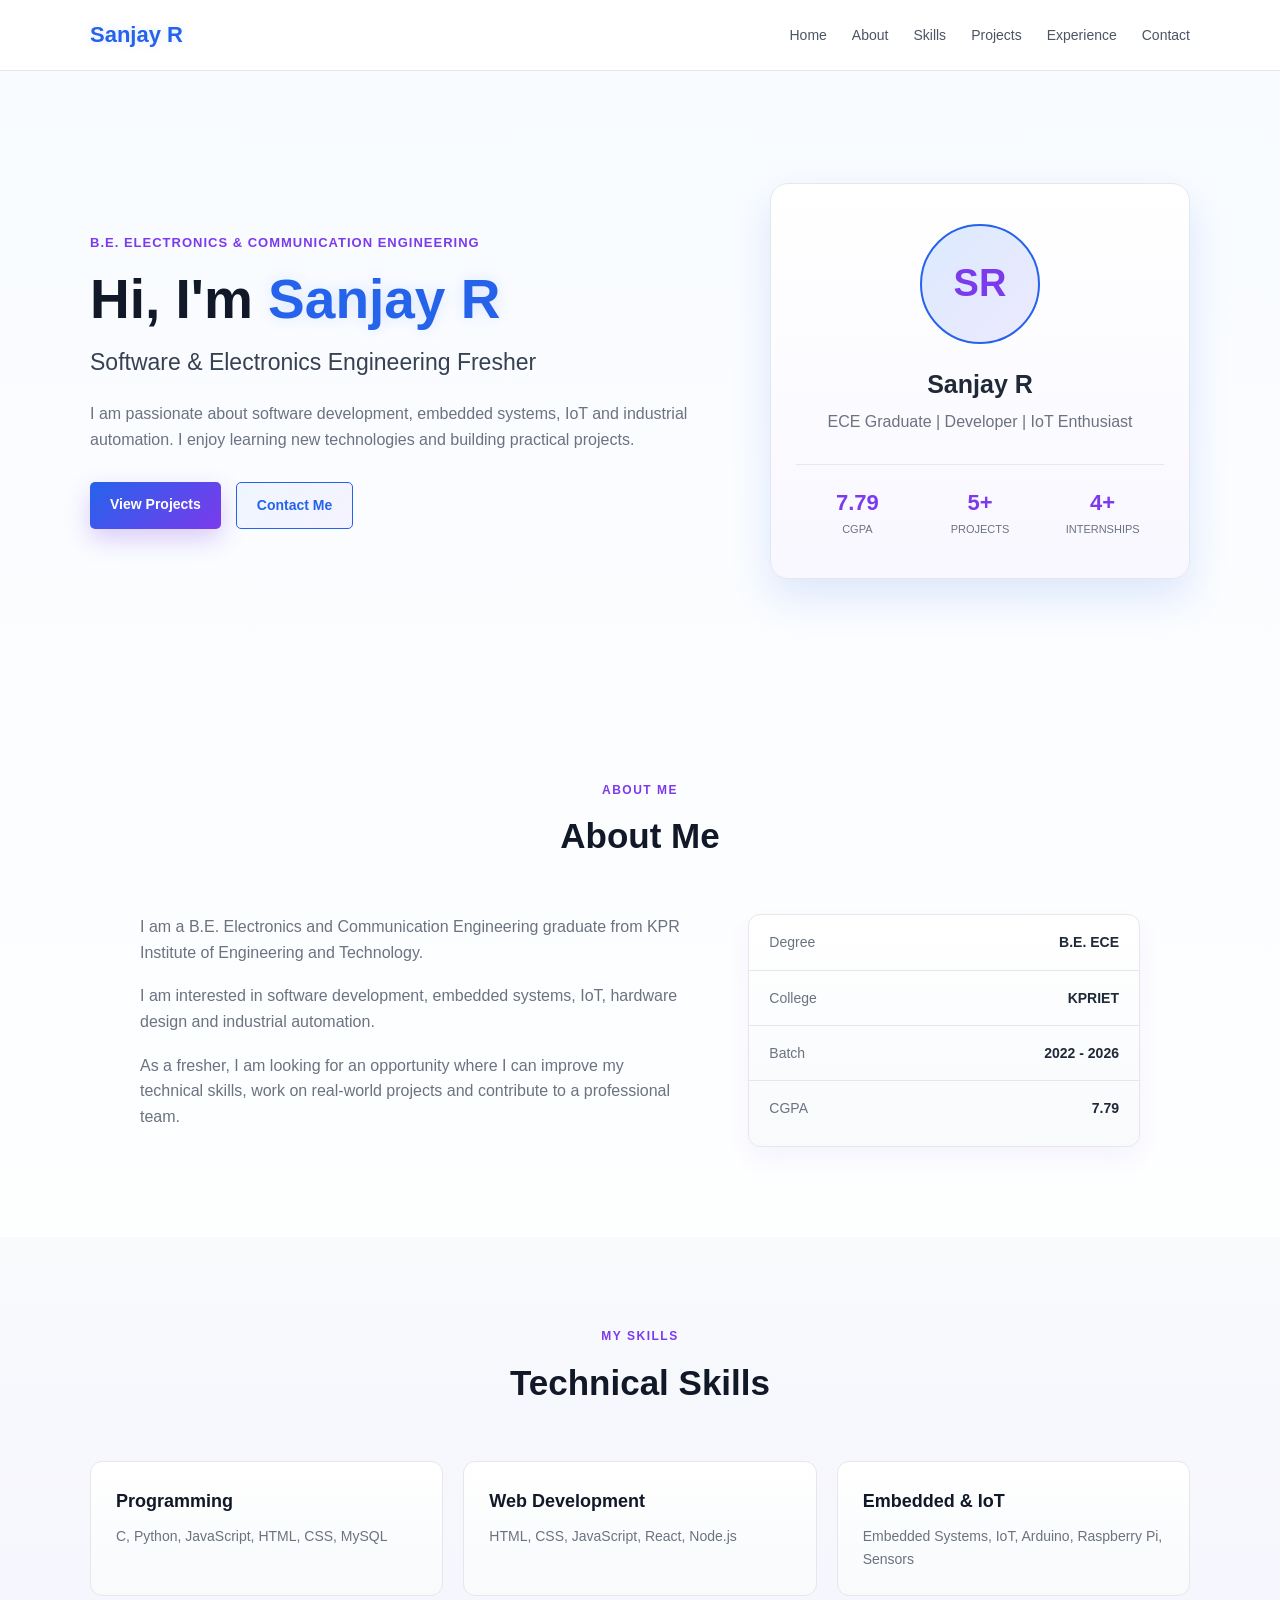
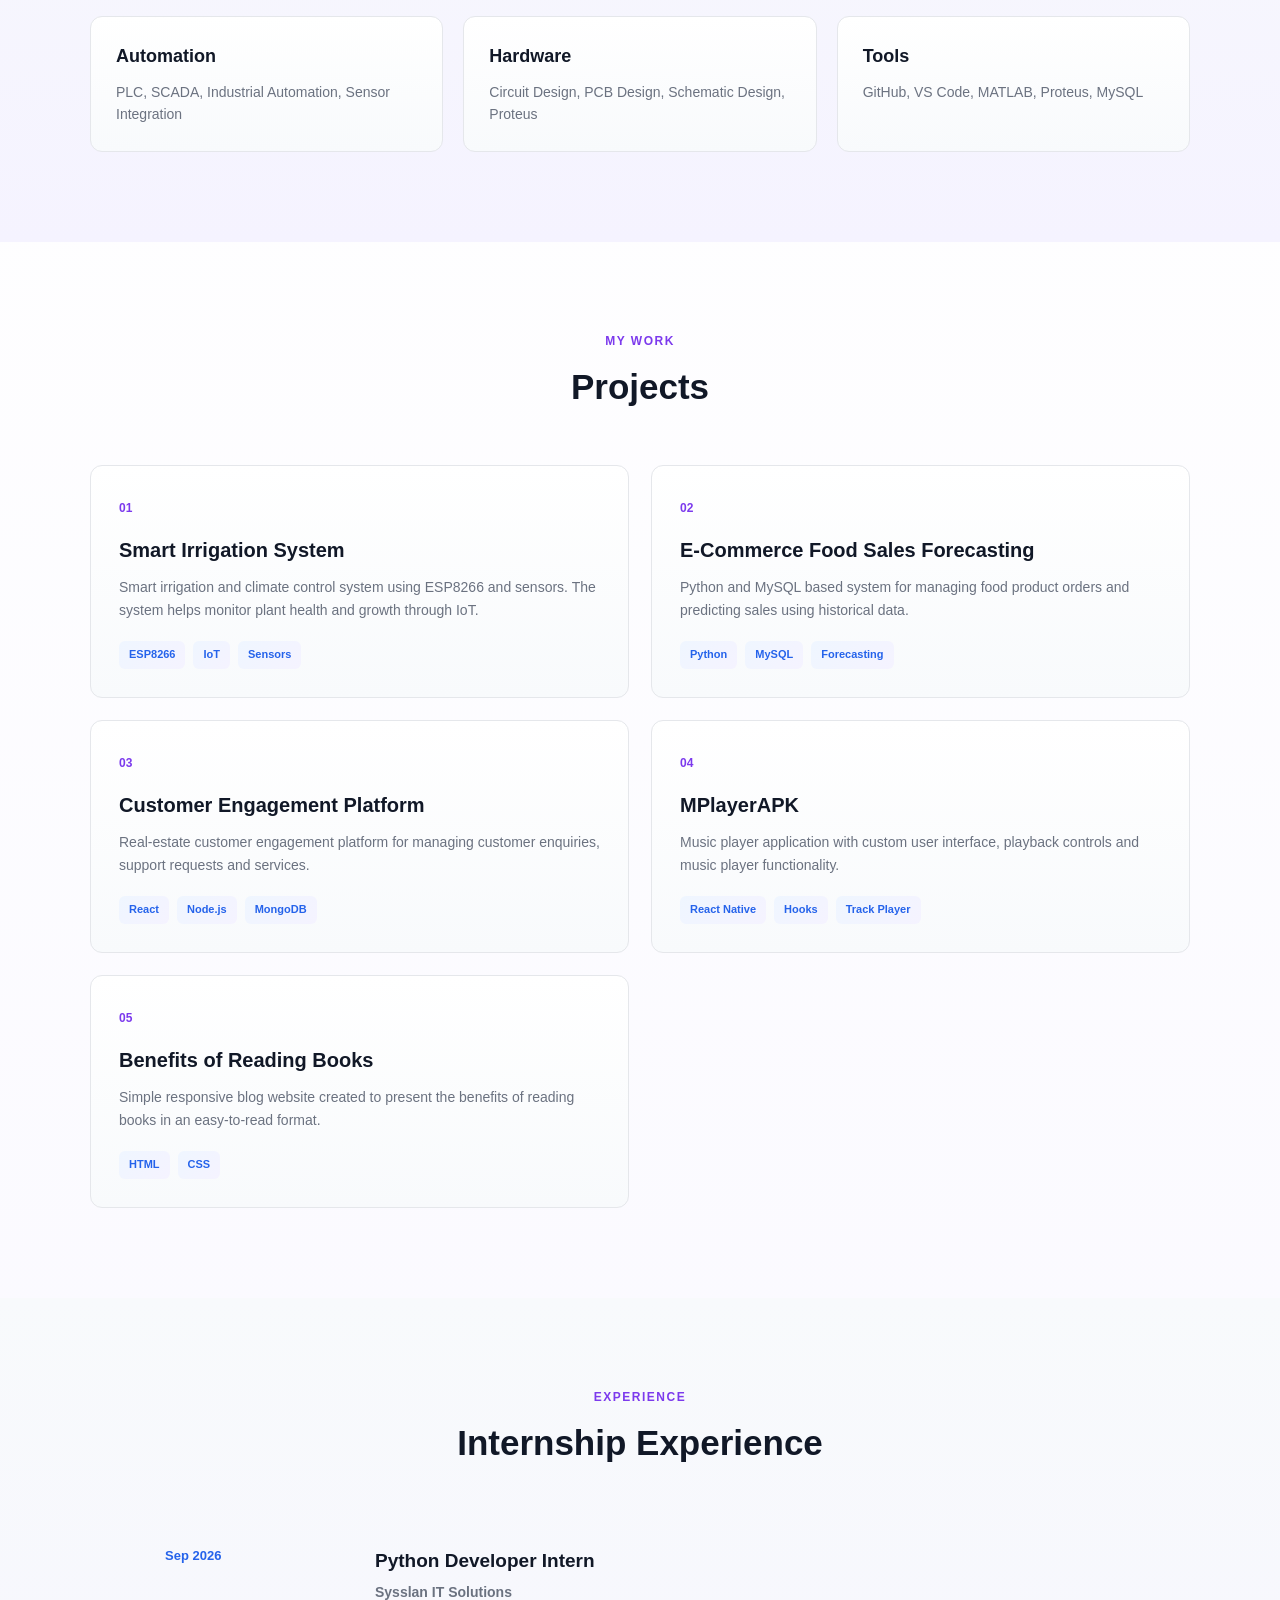
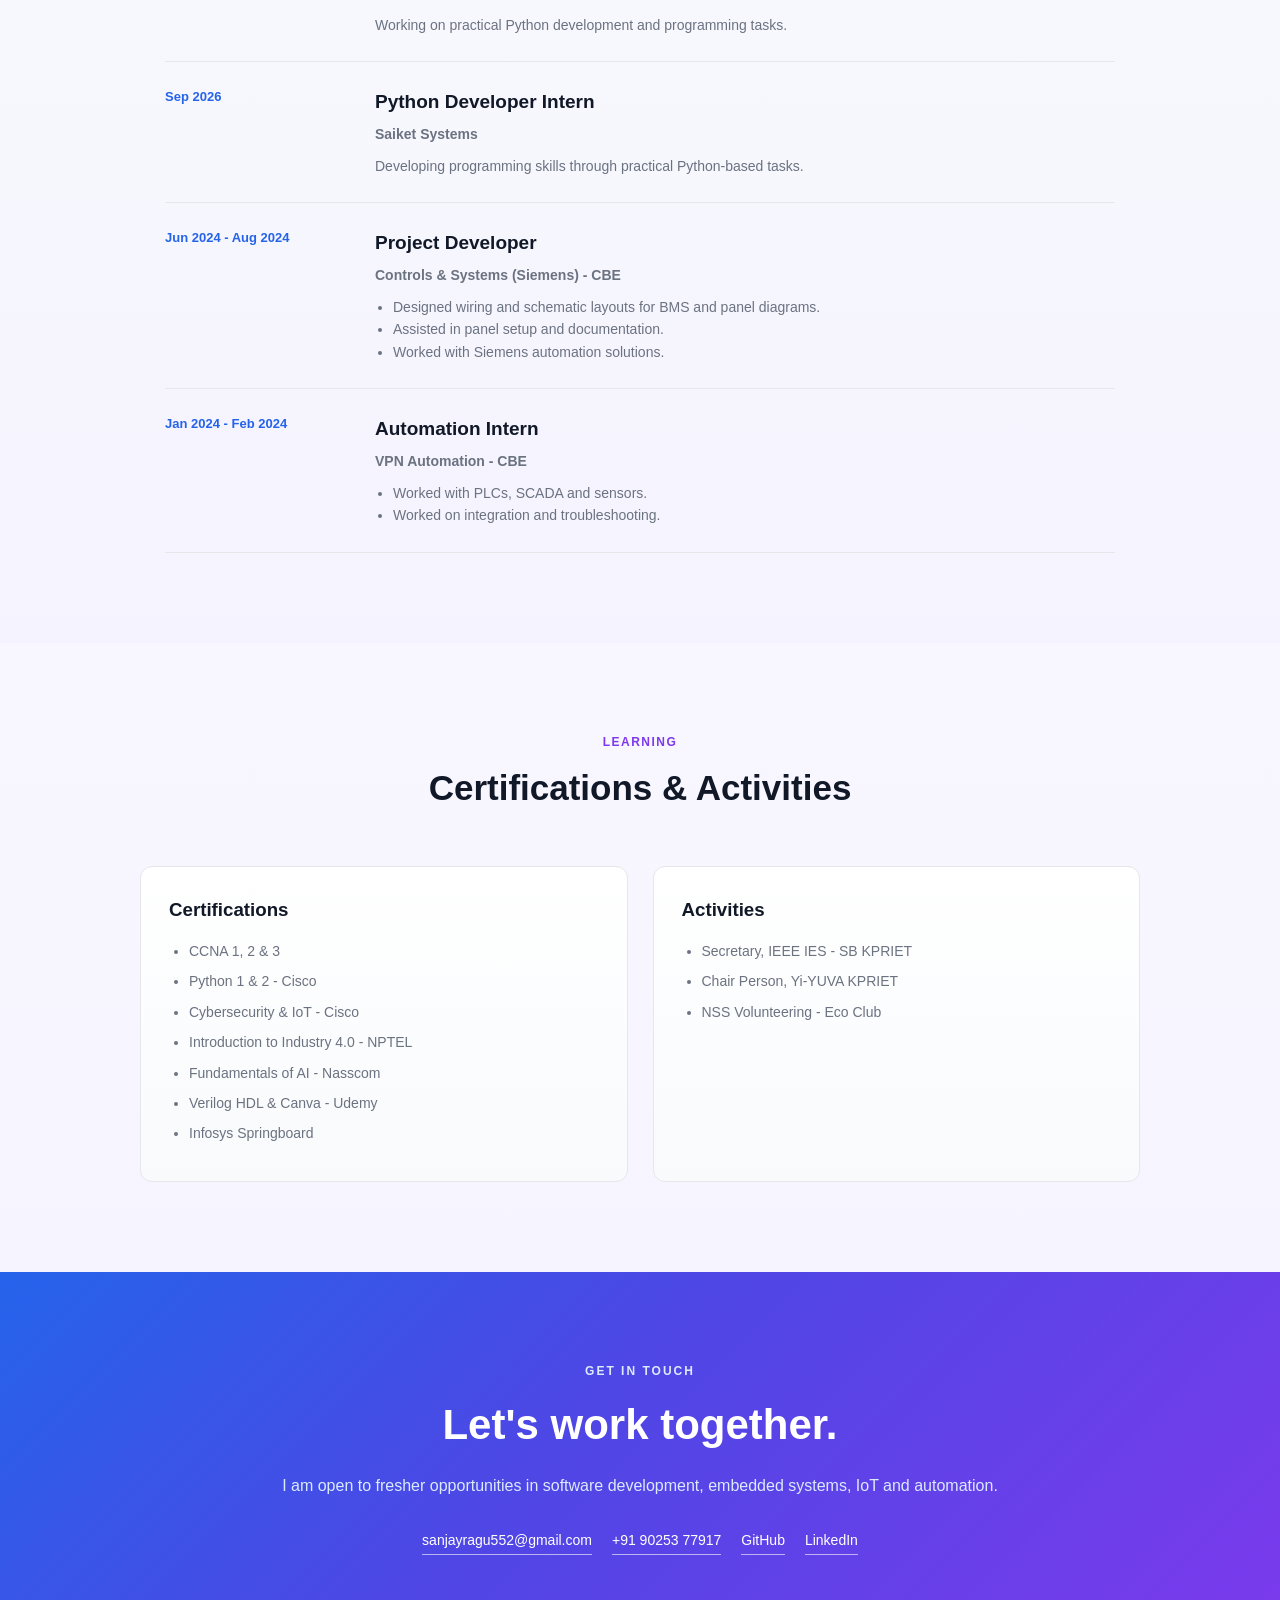
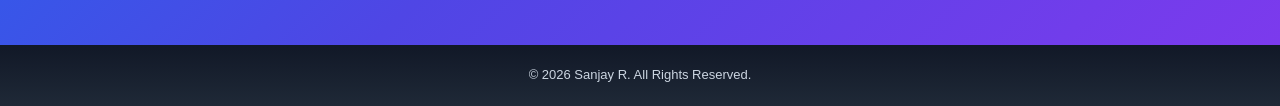
<file: index.html>
<!DOCTYPE html>
<html lang="en">

<head>
    <meta charset="UTF-8">
    <meta name="viewport" content="width=device-width, initial-scale=1.0">

    <title>Sanjay R | Portfolio</title>

    <link rel="stylesheet" href="style.css">
</head>

<body>

    <!-- Navigation -->

    <header>
        <nav class="navbar">

            <div class="logo">
                Sanjay R
            </div>

            <div class="nav-links">
                <a href="#home">Home</a>
                <a href="#about">About</a>
                <a href="#skills">Skills</a>
                <a href="#projects">Projects</a>
                <a href="#experience">Experience</a>
                <a href="#contact">Contact</a>
            </div>

        </nav>
    </header>


    <!-- Home -->

    <section id="home" class="hero">

        <div class="hero-content">

            <p class="small-title">
                B.E. ELECTRONICS & COMMUNICATION ENGINEERING
            </p>

            <h1>
                Hi, I'm <span>Sanjay R</span>
            </h1>

            <h2>
                Software & Electronics Engineering Fresher
            </h2>

            <p>
                I am passionate about software development, embedded systems,
                IoT and industrial automation. I enjoy learning new technologies
                and building practical projects.
            </p>

            <div class="buttons">

                <a href="#projects" class="btn primary">
                    View Projects
                </a>

                <a href="#contact" class="btn secondary">
                    Contact Me
                </a>

            </div>

        </div>

        <div class="hero-card">

            <div class="profile-circle">
                SR
            </div>

            <h3>Sanjay R</h3>

            <p>
                ECE Graduate | Developer | IoT Enthusiast
            </p>

            <div class="quick-info">

                <div>
                    <strong>7.79</strong>
                    <span>CGPA</span>
                </div>

                <div>
                    <strong>5+</strong>
                    <span>Projects</span>
                </div>

                <div>
                    <strong>4+</strong>
                    <span>Internships</span>
                </div>

            </div>

        </div>

    </section>


    <!-- About -->

    <section id="about" class="section">

        <div class="section-title">

            <p>ABOUT ME</p>

            <h2>About Me</h2>

        </div>

        <div class="about-content">

            <div class="about-text">

                <p>
                    I am a B.E. Electronics and Communication Engineering
                    graduate from KPR Institute of Engineering and Technology.
                </p>

                <p>
                    I am interested in software development, embedded systems,
                    IoT, hardware design and industrial automation.
                </p>

                <p>
                    As a fresher, I am looking for an opportunity where I can
                    improve my technical skills, work on real-world projects
                    and contribute to a professional team.
                </p>

            </div>

            <div class="about-details">

                <div>
                    <span>Degree</span>
                    <strong>B.E. ECE</strong>
                </div>

                <div>
                    <span>College</span>
                    <strong>KPRIET</strong>
                </div>

                <div>
                    <span>Batch</span>
                    <strong>2022 - 2026</strong>
                </div>

                <div>
                    <span>CGPA</span>
                    <strong>7.79</strong>
                </div>

            </div>

        </div>

    </section>


    <!-- Skills -->

    <section id="skills" class="section gray">

        <div class="section-title">

            <p>MY SKILLS</p>

            <h2>Technical Skills</h2>

        </div>


        <div class="skills-grid">

            <div class="skill-card">

                <h3>Programming</h3>

                <p>
                    C, Python, JavaScript, HTML, CSS,
                    MySQL
                </p>

            </div>


            <div class="skill-card">

                <h3>Web Development</h3>

                <p>
                    HTML, CSS, JavaScript, React,
                    Node.js
                </p>

            </div>


            <div class="skill-card">

                <h3>Embedded & IoT</h3>

                <p>
                    Embedded Systems, IoT, Arduino,
                    Raspberry Pi, Sensors
                </p>

            </div>


            <div class="skill-card">

                <h3>Automation</h3>

                <p>
                    PLC, SCADA, Industrial Automation,
                    Sensor Integration
                </p>

            </div>


            <div class="skill-card">

                <h3>Hardware</h3>

                <p>
                    Circuit Design, PCB Design,
                    Schematic Design, Proteus
                </p>

            </div>


            <div class="skill-card">

                <h3>Tools</h3>

                <p>
                    GitHub, VS Code, MATLAB,
                    Proteus, MySQL
                </p>

            </div>

        </div>

    </section>


    <!-- Projects -->

    <section id="projects" class="section">

        <div class="section-title">

            <p>MY WORK</p>

            <h2>Projects</h2>

        </div>


        <div class="projects-grid">

            <div class="project-card">

                <span class="project-number">
                    01
                </span>

                <h3>
                    Smart Irrigation System
                </h3>

                <p>
                    Smart irrigation and climate control system using
                    ESP8266 and sensors. The system helps monitor plant
                    health and growth through IoT.
                </p>

                <div class="tags">
                    <span>ESP8266</span>
                    <span>IoT</span>
                    <span>Sensors</span>
                </div>

            </div>


            <div class="project-card">

                <span class="project-number">
                    02
                </span>

                <h3>
                    E-Commerce Food Sales Forecasting
                </h3>

                <p>
                    Python and MySQL based system for managing food
                    product orders and predicting sales using historical
                    data.
                </p>

                <div class="tags">
                    <span>Python</span>
                    <span>MySQL</span>
                    <span>Forecasting</span>
                </div>

            </div>


            <div class="project-card">

                <span class="project-number">
                    03
                </span>

                <h3>
                    Customer Engagement Platform
                </h3>

                <p>
                    Real-estate customer engagement platform for managing
                    customer enquiries, support requests and services.
                </p>

                <div class="tags">
                    <span>React</span>
                    <span>Node.js</span>
                    <span>MongoDB</span>
                </div>

            </div>


            <div class="project-card">

                <span class="project-number">
                    04
                </span>

                <h3>
                    MPlayerAPK
                </h3>

                <p>
                    Music player application with custom user interface,
                    playback controls and music player functionality.
                </p>

                <div class="tags">
                    <span>React Native</span>
                    <span>Hooks</span>
                    <span>Track Player</span>
                </div>

            </div>


            <div class="project-card">

                <span class="project-number">
                    05
                </span>

                <h3>
                    Benefits of Reading Books
                </h3>

                <p>
                    Simple responsive blog website created to present
                    the benefits of reading books in an easy-to-read format.
                </p>

                <div class="tags">
                    <span>HTML</span>
                    <span>CSS</span>
                </div>

            </div>

        </div>

    </section>


    <!-- Experience -->

    <section id="experience" class="section gray">

        <div class="section-title">

            <p>EXPERIENCE</p>

            <h2>Internship Experience</h2>

        </div>


        <div class="experience-list">

            <div class="experience">

                <div class="experience-date">
                    Sep 2026
                </div>

                <div>

                    <h3>
                        Python Developer Intern
                    </h3>

                    <h4>
                        Sysslan IT Solutions
                    </h4>

                    <p>
                        Working on practical Python development
                        and programming tasks.
                    </p>

                </div>

            </div>


            <div class="experience">

                <div class="experience-date">
                    Sep 2026
                </div>

                <div>

                    <h3>
                        Python Developer Intern
                    </h3>

                    <h4>
                        Saiket Systems
                    </h4>

                    <p>
                        Developing programming skills through
                        practical Python-based tasks.
                    </p>

                </div>

            </div>


            <div class="experience">

                <div class="experience-date">
                    Jun 2024 - Aug 2024
                </div>

                <div>

                    <h3>
                        Project Developer
                    </h3>

                    <h4>
                        Controls & Systems (Siemens) - CBE
                    </h4>

                    <ul>

                        <li>
                            Designed wiring and schematic layouts
                            for BMS and panel diagrams.
                        </li>

                        <li>
                            Assisted in panel setup and documentation.
                        </li>

                        <li>
                            Worked with Siemens automation solutions.
                        </li>

                    </ul>

                </div>

            </div>


            <div class="experience">

                <div class="experience-date">
                    Jan 2024 - Feb 2024
                </div>

                <div>

                    <h3>
                        Automation Intern
                    </h3>

                    <h4>
                        VPN Automation - CBE
                    </h4>

                    <ul>

                        <li>
                            Worked with PLCs, SCADA and sensors.
                        </li>

                        <li>
                            Worked on integration and troubleshooting.
                        </li>

                    </ul>

                </div>

            </div>

        </div>

    </section>


    <!-- Certifications -->

    <section class="section">

        <div class="section-title">

            <p>LEARNING</p>

            <h2>Certifications & Activities</h2>

        </div>


        <div class="cert-grid">

            <div class="cert-box">

                <h3>Certifications</h3>

                <ul>

                    <li>CCNA 1, 2 & 3</li>

                    <li>Python 1 & 2 - Cisco</li>

                    <li>Cybersecurity & IoT - Cisco</li>

                    <li>Introduction to Industry 4.0 - NPTEL</li>

                    <li>Fundamentals of AI - Nasscom</li>

                    <li>Verilog HDL & Canva - Udemy</li>

                    <li>Infosys Springboard</li>

                </ul>

            </div>


            <div class="cert-box">

                <h3>Activities</h3>

                <ul>

                    <li>
                        Secretary, IEEE IES - SB KPRIET
                    </li>

                    <li>
                        Chair Person, Yi-YUVA KPRIET
                    </li>

                    <li>
                        NSS Volunteering - Eco Club
                    </li>

                </ul>

            </div>

        </div>

    </section>


    <!-- Contact -->

    <section id="contact" class="contact">

        <div class="contact-content">

            <p>GET IN TOUCH</p>

            <h2>
                Let's work together.
            </h2>

            <p>
                I am open to fresher opportunities in software development,
                embedded systems, IoT and automation.
            </p>

            <div class="contact-links">

                <a href="mailto:sanjayragu552@gmail.com">
                    sanjayragu552@gmail.com
                </a>

                <a href="tel:9025377917">
                    +91 90253 77917
                </a>

                <a href="https://github.com/sanjay-ragukumar"
                    target="_blank">
                    GitHub
                </a>

                <a href="https://www.linkedin.com/in/sanjay-ragukumar"
                    target="_blank">
                    LinkedIn
                </a>

            </div>

        </div>

    </section>


    <!-- Footer -->

    <footer>

        <p>
            © 2026 Sanjay R. All Rights Reserved.
        </p>

    </footer>


</body>

</html>
</file>
<file: style.css>
/* =========================
   BASIC RESET
========================= */

* {
    margin: 0;
    padding: 0;
    box-sizing: border-box;
}


:root {
    --primary: #2563eb;
    --primary-dark: #1d4ed8;
    --secondary: #7c3aed;
    --accent: #f59e0b;
    --mint: #34d399;
    --soft-blue: #eff6ff;
    --soft-purple: #f5f3ff;
    --soft-orange: #fff7ed;
    --white: #ffffff;
    --dark: #111827;
    --text: #1f2937;
    --muted: #6b7280;
    --line: #e5e7eb;
    --light-bg: #f8fafc;
    --shadow: rgba(37, 99, 235, 0.14);
}

html {
    scroll-behavior: smooth;
}


body {
    font-family: Arial, Helvetica, sans-serif;
    background: linear-gradient(180deg, #f8fbff 0%, #ffffff 30%, #f5f3ff 100%);
    color: var(--text);
    line-height: 1.6;
}


a {
    text-decoration: none;
    color: inherit;
}


.container {
    width: 90%;
    max-width: 1100px;
    margin: auto;
}


/* =========================
   HEADER
========================= */

header {
    background: rgba(255, 255, 255, 0.9);
    backdrop-filter: blur(8px);
    border-bottom: 1px solid var(--line);
    position: sticky;
    top: 0;
    z-index: 100;
}


.navbar {
    width: 90%;
    max-width: 1100px;
    margin: auto;

    height: 70px;

    display: flex;
    align-items: center;
    justify-content: space-between;
}


.logo {
    font-size: 22px;
    font-weight: bold;
    color: var(--primary);
    text-shadow: 0 0 10px rgba(37, 99, 235, 0.15);
}


.nav-links {
    display: flex;
    gap: 25px;
}


.nav-links a {
    font-size: 14px;
    color: #4b5563;
    transition: 0.3s;
}


.nav-links a:hover {
    color: var(--secondary);
}


/* =========================
   HERO
========================= */

.hero {

    min-height: 620px;

    width: 90%;
    max-width: 1100px;

    margin: auto;

    display: grid;

    grid-template-columns: 1.5fr 1fr;

    gap: 50px;

    align-items: center;
}


.small-title {

    color: var(--secondary);

    font-size: 13px;

    font-weight: bold;

    letter-spacing: 1px;

    margin-bottom: 15px;
}


.hero h1 {

    font-size: 55px;

    line-height: 1.1;

    margin-bottom: 15px;

    color: var(--dark);
}


.hero h1 span {

    color: var(--primary);
    text-shadow: 0 0 15px rgba(37, 99, 235, 0.15);
}


.hero h2 {

    font-size: 23px;

    font-weight: normal;

    color: #374151;

    margin-bottom: 20px;
}


.hero-content > p:not(.small-title) {

    max-width: 650px;

    color: var(--muted);

    font-size: 16px;
}


.buttons {

    display: flex;

    gap: 15px;

    margin-top: 30px;
}


.btn {

    padding: 11px 20px;

    border-radius: 5px;

    font-size: 14px;

    font-weight: bold;

    transition: 0.3s;
}


.btn.primary {

    background: linear-gradient(135deg, var(--primary) 0%, var(--secondary) 100%);
    color: white;
    box-shadow: 0 10px 24px rgba(124, 58, 237, 0.25);
}


.btn.primary:hover {

    background: linear-gradient(135deg, var(--primary-dark) 0%, #6d28d9 100%);
}


.btn.secondary {

    border: 1px solid var(--primary);

    color: var(--primary);
    background: linear-gradient(135deg, rgba(239,246,255,1) 0%, rgba(245,243,255,1) 100%);
}


.btn.secondary:hover {

    background: linear-gradient(135deg, rgba(239,246,255,1) 0%, rgba(219,234,254,1) 100%);
}


/* =========================
   PROFILE CARD
========================= */

.hero-card {

    border: 1px solid var(--line);

    border-radius: 18px;

    padding: 40px 25px;

    text-align: center;

    background: linear-gradient(180deg, #ffffff 0%, #f9f7ff 100%);

    box-shadow:
        0 18px 40px var(--shadow);
}


.profile-circle {

    width: 120px;

    height: 120px;

    border-radius: 50%;

    margin: auto;

    display: flex;

    align-items: center;

    justify-content: center;

    background: linear-gradient(135deg, #dbeafe 0%, #ede9fe 100%);

    border: 2px solid var(--primary);

    color: var(--secondary);

    font-size: 38px;

    font-weight: bold;
}


.hero-card h3 {

    margin-top: 20px;

    font-size: 25px;
}


.hero-card > p {

    color: #6b7280;

    margin-top: 5px;
}


.quick-info {

    display: grid;

    grid-template-columns:
        repeat(3, 1fr);

    margin-top: 30px;

    border-top:
        1px solid #e5e7eb;

    padding-top: 20px;
}


.quick-info div {

    display: flex;

    flex-direction: column;
}


.quick-info strong {

    color: var(--secondary);

    font-size: 22px;
}


.quick-info span {

    font-size: 11px;

    color: var(--muted);

    text-transform: uppercase;
}


/* =========================
   SECTIONS
========================= */

.section {

    padding: 90px 5%;

}


.gray {

    background: linear-gradient(180deg, #f8fafc 0%, #f5f3ff 100%);
}


.section-title {

    text-align: center;

    margin-bottom: 50px;
}


.section-title p {

    color: var(--secondary);

    font-size: 12px;

    font-weight: bold;

    letter-spacing: 1.5px;

    margin-bottom: 8px;
}


.section-title h2 {

    font-size: 35px;

    color: #111827;
}


/* =========================
   ABOUT
========================= */

.about-content {

    max-width: 1000px;

    margin: auto;

    display: grid;

    grid-template-columns: 1.4fr 1fr;

    gap: 60px;
}


.about-text p {

    color: #6b7280;

    margin-bottom: 18px;
}


.about-details {

    border: 1px solid var(--line);

    border-radius: 12px;

    background: linear-gradient(180deg, #ffffff 0%, #f8fafc 100%);
    box-shadow: 0 12px 24px rgba(124, 58, 237, 0.06);
}


.about-details div {

    display: flex;

    justify-content: space-between;

    padding: 16px 20px;

    border-bottom:
        1px solid #e5e7eb;

}


.about-details div:last-child {

    border-bottom: none;
}


.about-details span {

    color: #6b7280;

    font-size: 14px;
}


.about-details strong {

    font-size: 14px;
}


/* =========================
   SKILLS
========================= */

.skills-grid {

    max-width: 1100px;

    margin: auto;

    display: grid;

    grid-template-columns:
        repeat(3, 1fr);

    gap: 20px;
}


.skill-card {

    background: linear-gradient(180deg, #ffffff 0%, #f8fafc 100%);

    border: 1px solid var(--line);

    padding: 25px;

    border-radius: 12px;

    transition: 0.3s;
}


.skill-card:hover {

    transform: translateY(-4px);

    border-color: var(--primary);

    box-shadow:
        0 12px 24px rgba(37, 99, 235, 0.12);
}


.skill-card h3 {

    font-size: 18px;

    margin-bottom: 10px;

    color: #111827;
}


.skill-card p {

    color: #6b7280;

    font-size: 14px;
}


/* =========================
   PROJECTS
========================= */

.projects-grid {

    max-width: 1100px;

    margin: auto;

    display: grid;

    grid-template-columns:
        repeat(2, 1fr);

    gap: 22px;
}


.project-card {

    border: 1px solid var(--line);

    padding: 28px;

    border-radius: 12px;

    background: linear-gradient(180deg, #ffffff 0%, #f8fafc 100%);

    transition: 0.3s;
}


.project-card:hover {

    transform: translateY(-5px);

    box-shadow:
        0 10px 25px rgba(0, 0, 0, 0.07);
}


.project-number {

    color: var(--secondary);

    font-size: 12px;

    font-weight: bold;
}


.project-card h3 {

    font-size: 20px;

    margin: 15px 0 10px;

    color: #111827;
}


.project-card p {

    color: #6b7280;

    font-size: 14px;
}


.tags {

    display: flex;

    flex-wrap: wrap;

    gap: 8px;

    margin-top: 20px;
}


.tags span {

    background: linear-gradient(135deg, #eff6ff 0%, #f5f3ff 100%);

    color: var(--primary);

    padding: 5px 10px;

    border-radius: 6px;

    font-size: 11px;

    font-weight: bold;
}


/* =========================
   EXPERIENCE
========================= */

.experience-list {

    max-width: 950px;

    margin: auto;
}


.experience {

    display: grid;

    grid-template-columns: 180px 1fr;

    gap: 30px;

    padding: 25px 0;

    border-bottom:
        1px solid #e5e7eb;
}


.experience-date {

    color: #2563eb;

    font-size: 13px;

    font-weight: bold;
}


.experience h3 {

    font-size: 19px;

    color: #111827;
}


.experience h4 {

    color: #6b7280;

    font-size: 14px;

    margin: 5px 0 10px;
}


.experience p,
.experience li {

    color: #6b7280;

    font-size: 14px;
}


.experience ul {

    padding-left: 18px;
}


/* =========================
   CERTIFICATIONS
========================= */

.cert-grid {

    max-width: 1000px;

    margin: auto;

    display: grid;

    grid-template-columns:
        repeat(2, 1fr);

    gap: 25px;
}


.cert-box {

    border: 1px solid var(--line);

    border-radius: 12px;

    padding: 28px;

    background: linear-gradient(180deg, #ffffff 0%, #f8fafc 100%);
}


.cert-box h3 {

    margin-bottom: 15px;

    color: #111827;
}


.cert-box ul {

    padding-left: 20px;
}


.cert-box li {

    color: #6b7280;

    margin-bottom: 8px;

    font-size: 14px;
}


/* =========================
   CONTACT
========================= */

.contact {

    background: linear-gradient(135deg, #2563eb 0%, #4f46e5 45%, #7c3aed 100%);

    color: white;

    text-align: center;

    padding: 90px 20px;
}


.contact-content {

    max-width: 750px;

    margin: auto;
}


.contact-content > p:first-child {

    font-size: 12px;

    font-weight: bold;

    letter-spacing: 2px;

    margin-bottom: 10px;
}


.contact h2 {

    font-size: 42px;

    margin-bottom: 15px;
}


.contact-content > p {

    color: #dbeafe;

    margin-bottom: 30px;
}


.contact-links {

    display: flex;

    justify-content: center;

    flex-wrap: wrap;

    gap: 20px;
}


.contact-links a {

    border-bottom:
        1px solid rgba(255,255,255,0.6);

    padding-bottom: 3px;

    font-size: 14px;
}


/* =========================
   FOOTER
========================= */

footer {

    background: linear-gradient(180deg, #111827 0%, #1f2937 100%);

    color: #cbd5e1;

    text-align: center;

    padding: 20px;

    font-size: 13px;
}


/* =========================
   TABLET
========================= */

@media (max-width: 900px) {

    .nav-links {

        gap: 12px;

    }


    .hero {

        grid-template-columns: 1fr;

        padding: 70px 0;

    }


    .hero-card {

        max-width: 450px;

        margin: auto;

    }


    .about-content {

        grid-template-columns: 1fr;

    }


    .skills-grid {

        grid-template-columns:
            repeat(2, 1fr);

    }

}


/* =========================
   MOBILE
========================= */

@media (max-width: 600px) {

    .navbar {

        height: auto;

        padding: 18px 0;

        flex-direction: column;

        gap: 15px;

    }


    .nav-links {

        flex-wrap: wrap;

        justify-content: center;

        gap: 15px;

    }


    .hero {

        min-height: auto;

        padding: 70px 0;

    }


    .hero h1 {

        font-size: 40px;

    }


    .hero h2 {

        font-size: 20px;

    }


    .buttons {

        flex-direction: column;

        align-items: flex-start;

    }


    .skills-grid,
    .projects-grid,
    .cert-grid {

        grid-template-columns: 1fr;

    }


    .experience {

        grid-template-columns: 1fr;

        gap: 8px;

    }


    .section {

        padding: 65px 5%;

    }


    .section-title h2 {

        font-size: 30px;

    }


    .contact h2 {

        font-size: 34px;

    }

}
</file>
